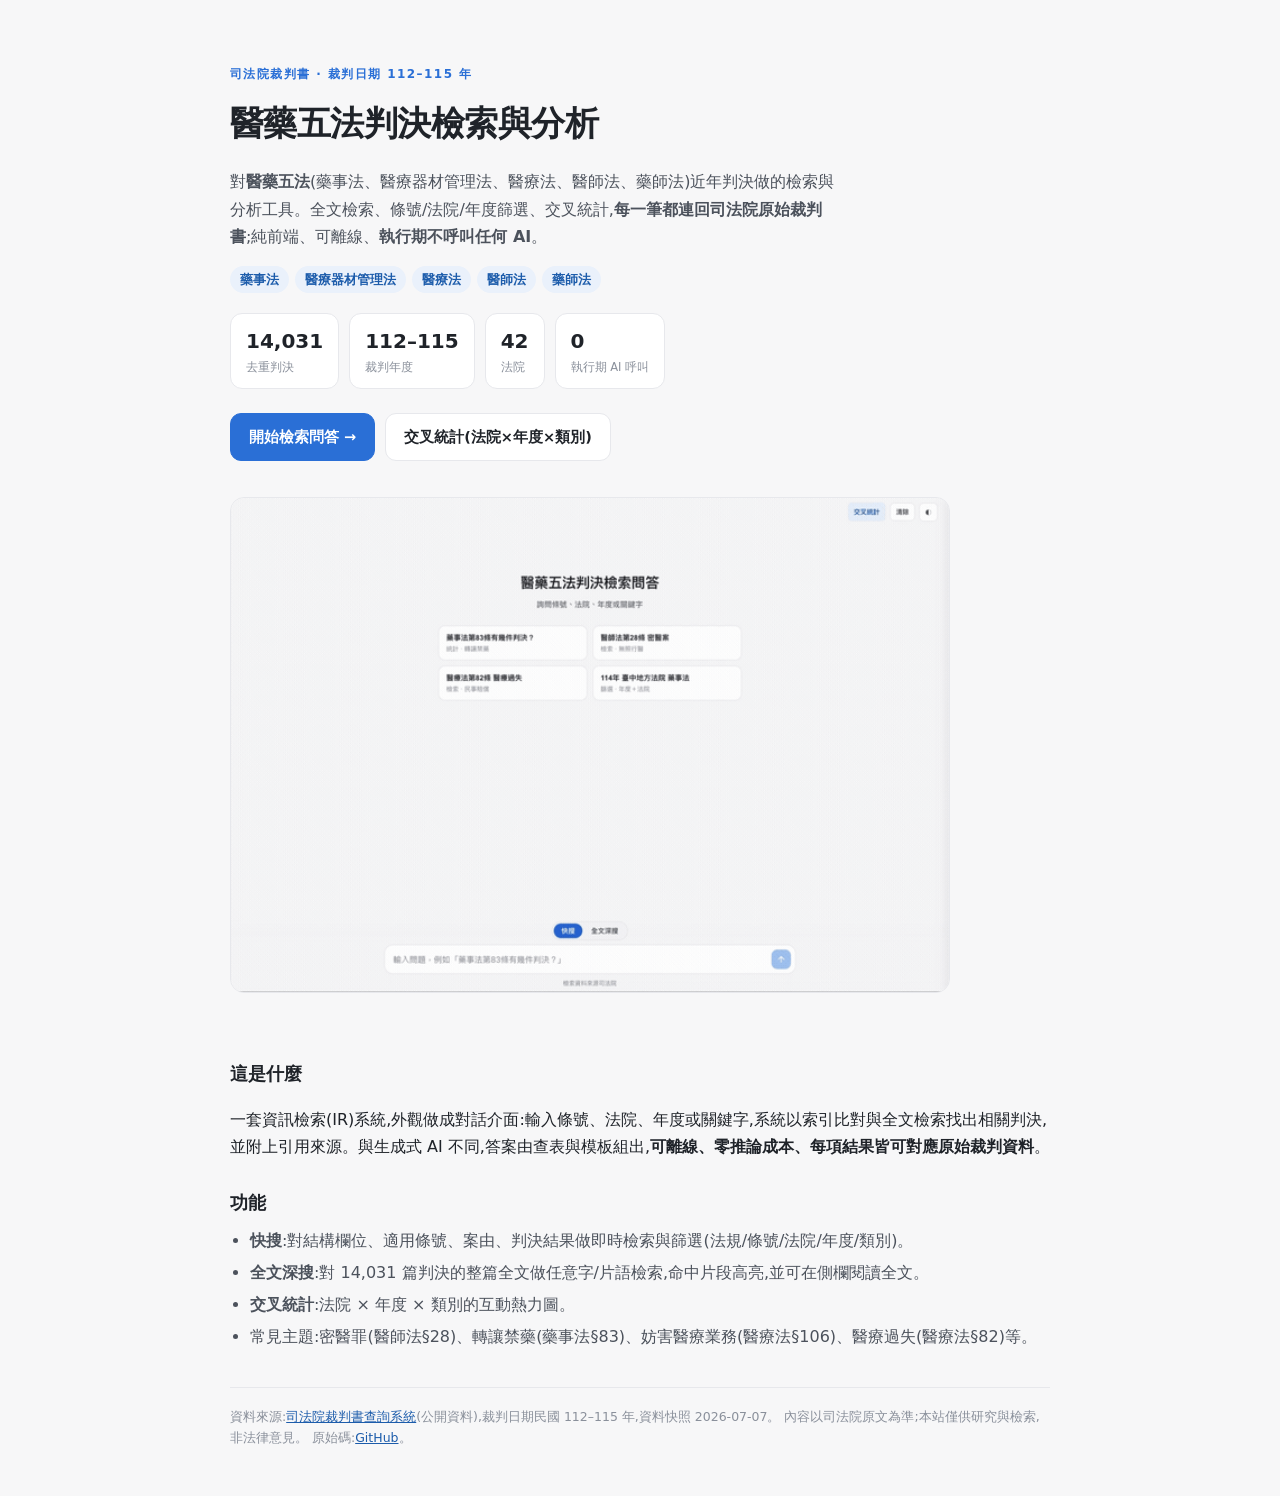
<file: index.html>
<!doctype html>
<html lang="zh-Hant">
<head>
<meta charset="utf-8">
<meta name="viewport" content="width=device-width, initial-scale=1">
<title>醫藥五法判決檢索與分析 | 藥事法・醫療器材管理法・醫療法・醫師法・藥師法</title>
<link rel="icon" href="favicon.ico">
<style>
  :root{--page:#f7f7f8;--surface:#fff;--ink:#1f2329;--ink-2:#4c525c;--muted:#8a909b;
    --hair:#e7e8ec;--accent:#2a6fd6;--accent-ink:#1c5cab;--tag:#eaf1fb;--tag-ink:#1c5cab}
  *{box-sizing:border-box}
  html,body{margin:0}
  body{font-family:system-ui,-apple-system,"Segoe UI","Noto Sans TC",sans-serif;background:var(--page);
    color:var(--ink);line-height:1.7;-webkit-font-smoothing:antialiased}
  .wrap{max-width:860px;margin:0 auto;padding:clamp(28px,6vw,64px) 20px 48px}
  .eyebrow{font-size:12px;font-weight:700;letter-spacing:.12em;text-transform:uppercase;color:var(--accent)}
  h1{font-size:clamp(24px,4vw,34px);font-weight:780;letter-spacing:-.015em;margin:.3em 0 .2em;text-wrap:balance}
  .lead{font-size:16px;color:var(--ink-2);max-width:60ch}
  .stats{display:flex;flex-wrap:wrap;gap:10px;margin:20px 0 24px}
  .stat{background:var(--surface);border:1px solid var(--hair);border-radius:12px;padding:10px 15px}
  .stat b{font-size:20px;font-weight:770;font-variant-numeric:tabular-nums}
  .stat span{display:block;font-size:11.5px;color:var(--muted)}
  .cta{display:flex;flex-wrap:wrap;gap:10px;margin:8px 0 28px}
  .btn{display:inline-flex;align-items:center;gap:6px;text-decoration:none;font-weight:650;font-size:14.5px;
    border-radius:11px;padding:11px 18px;border:1px solid var(--hair)}
  .btn.primary{background:var(--accent);border-color:var(--accent);color:#fff}
  .btn.primary:hover{background:var(--accent-ink)}
  .btn.ghost{background:var(--surface);color:var(--ink)}
  .btn.ghost:hover{border-color:var(--accent);color:var(--accent)}
  .demo{width:100%;max-width:720px;border:1px solid var(--hair);border-radius:14px;margin:8px 0 30px}
  h2{font-size:18px;font-weight:730;margin:28px 0 8px}
  ul{margin:8px 0 0;padding-left:20px}
  li{margin:5px 0;color:var(--ink-2)}
  .laws{display:flex;flex-wrap:wrap;gap:6px;margin:8px 0 0}
  .laws span{background:var(--tag);color:var(--tag-ink);font-size:12.5px;font-weight:600;border-radius:999px;padding:3px 10px}
  footer{margin-top:36px;padding-top:18px;border-top:1px solid var(--hair);font-size:12.5px;color:var(--muted)}
  footer a{color:var(--accent-ink)}
  a{color:var(--accent-ink)}
</style>
</head>
<body>
<main class="wrap">
  <div class="eyebrow">司法院裁判書 · 裁判日期 112–115 年</div>
  <h1>醫藥五法判決檢索與分析</h1>
  <p class="lead">對<strong>醫藥五法</strong>(藥事法、醫療器材管理法、醫療法、醫師法、藥師法)近年判決做的檢索與分析工具。全文檢索、條號/法院/年度篩選、交叉統計,<strong>每一筆都連回司法院原始裁判書</strong>;純前端、可離線、<strong>執行期不呼叫任何 AI</strong>。</p>

  <div class="laws"><span>藥事法</span><span>醫療器材管理法</span><span>醫療法</span><span>醫師法</span><span>藥師法</span></div>

  <div class="stats">
    <div class="stat"><b>14,031</b><span>去重判決</span></div>
    <div class="stat"><b>112–115</b><span>裁判年度</span></div>
    <div class="stat"><b>42</b><span>法院</span></div>
    <div class="stat"><b>0</b><span>執行期 AI 呼叫</span></div>
  </div>

  <div class="cta">
    <a class="btn primary" href="medlaw-qa/">開始檢索問答 →</a>
    <a class="btn ghost" href="crosstab.html">交叉統計(法院×年度×類別)</a>
  </div>

  <img class="demo" src="docs/demo.gif" alt="醫藥五法判決檢索問答操作示範" loading="lazy">

  <h2>這是什麼</h2>
  <p>一套資訊檢索(IR)系統,外觀做成對話介面:輸入條號、法院、年度或關鍵字,系統以索引比對與全文檢索找出相關判決,並附上引用來源。與生成式 AI 不同,答案由查表與模板組出,<strong>可離線、零推論成本、每項結果皆可對應原始裁判資料</strong>。</p>

  <h2>功能</h2>
  <ul>
    <li><strong>快搜</strong>:對結構欄位、適用條號、案由、判決結果做即時檢索與篩選(法規/條號/法院/年度/類別)。</li>
    <li><strong>全文深搜</strong>:對 14,031 篇判決的整篇全文做任意字/片語檢索,命中片段高亮,並可在側欄閱讀全文。</li>
    <li><strong>交叉統計</strong>:法院 × 年度 × 類別的互動熱力圖。</li>
    <li>常見主題:密醫罪(醫師法§28)、轉讓禁藥(藥事法§83)、妨害醫療業務(醫療法§106)、醫療過失(醫療法§82)等。</li>
  </ul>

  <footer>
    資料來源:<a href="https://judgment.judicial.gov.tw/FJUD/" rel="noopener">司法院裁判書查詢系統</a>(公開資料),裁判日期民國 112–115 年,資料快照 2026-07-07。
    內容以司法院原文為準;本站僅供研究與檢索,非法律意見。
    原始碼:<a href="https://github.com/Liwei-Ji/medlaw-research" rel="noopener">GitHub</a>。
  </footer>
</main>
</body>
</html>
</file>
